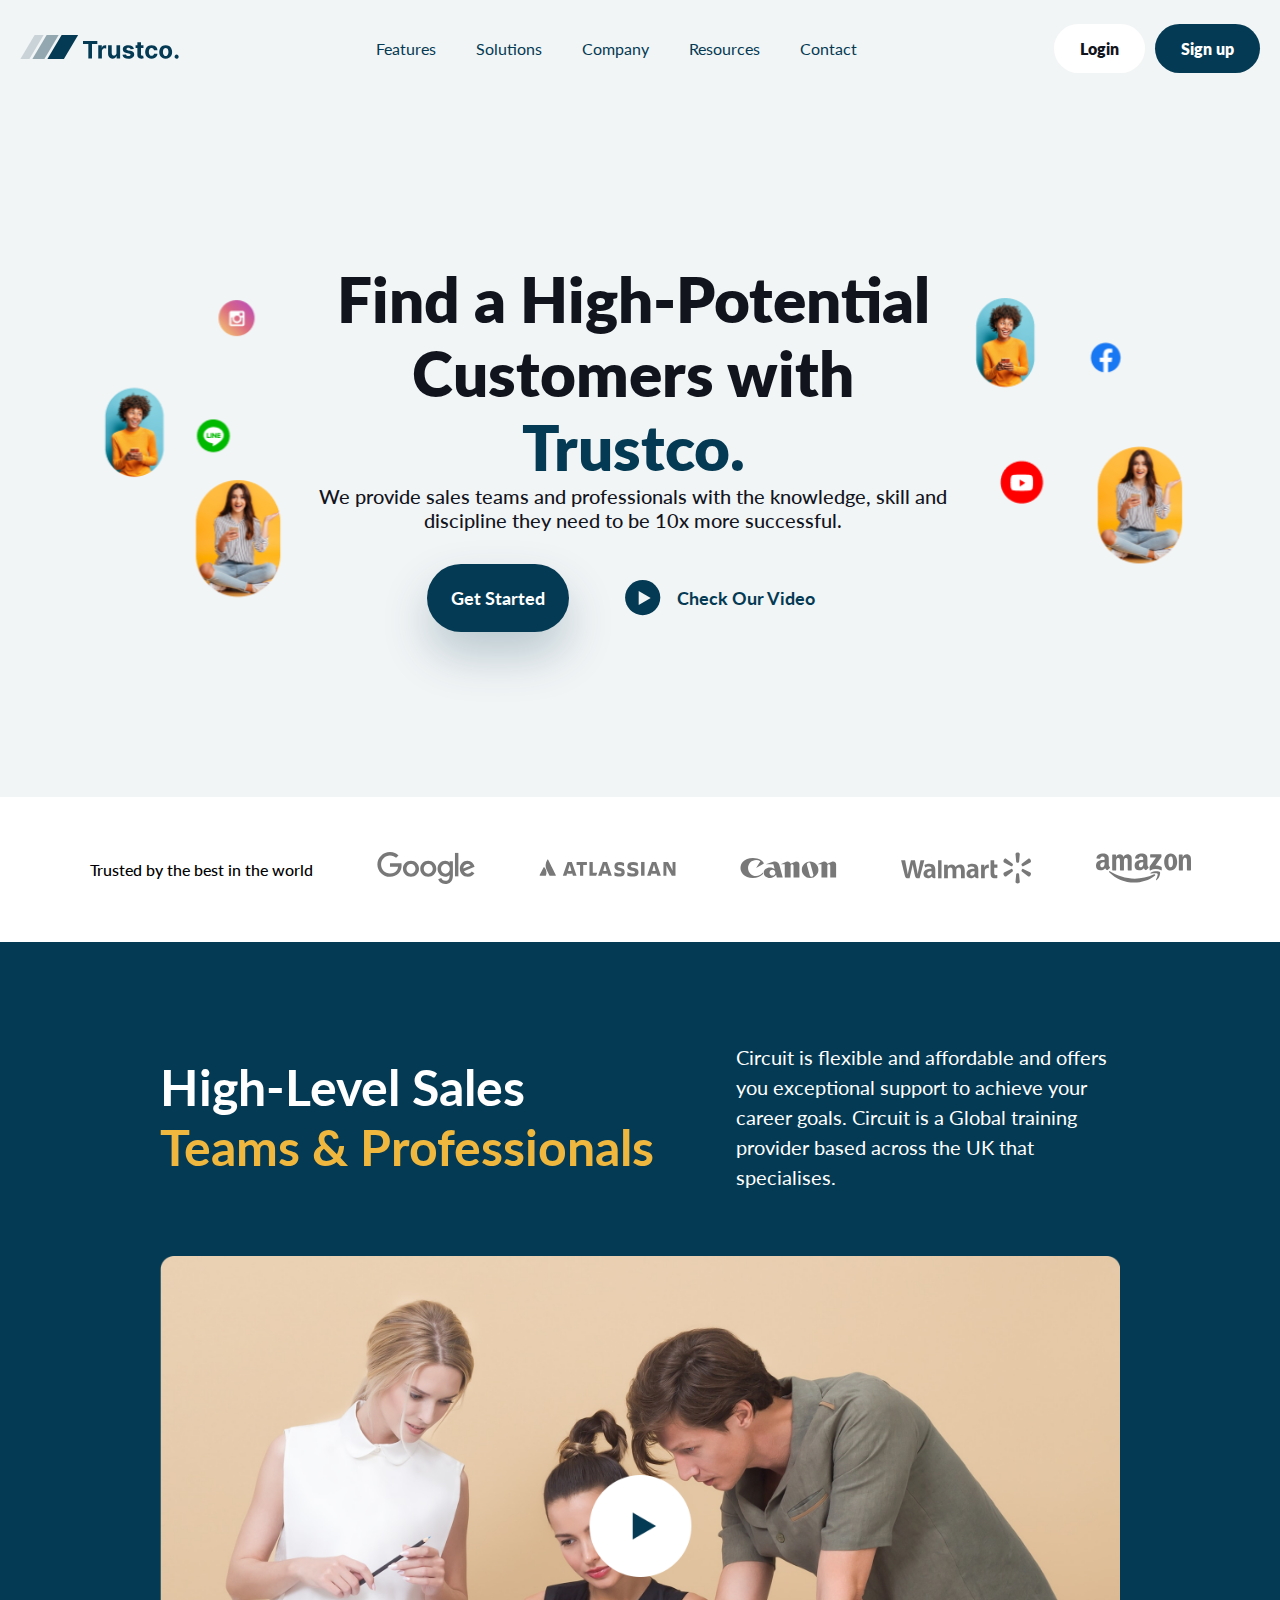
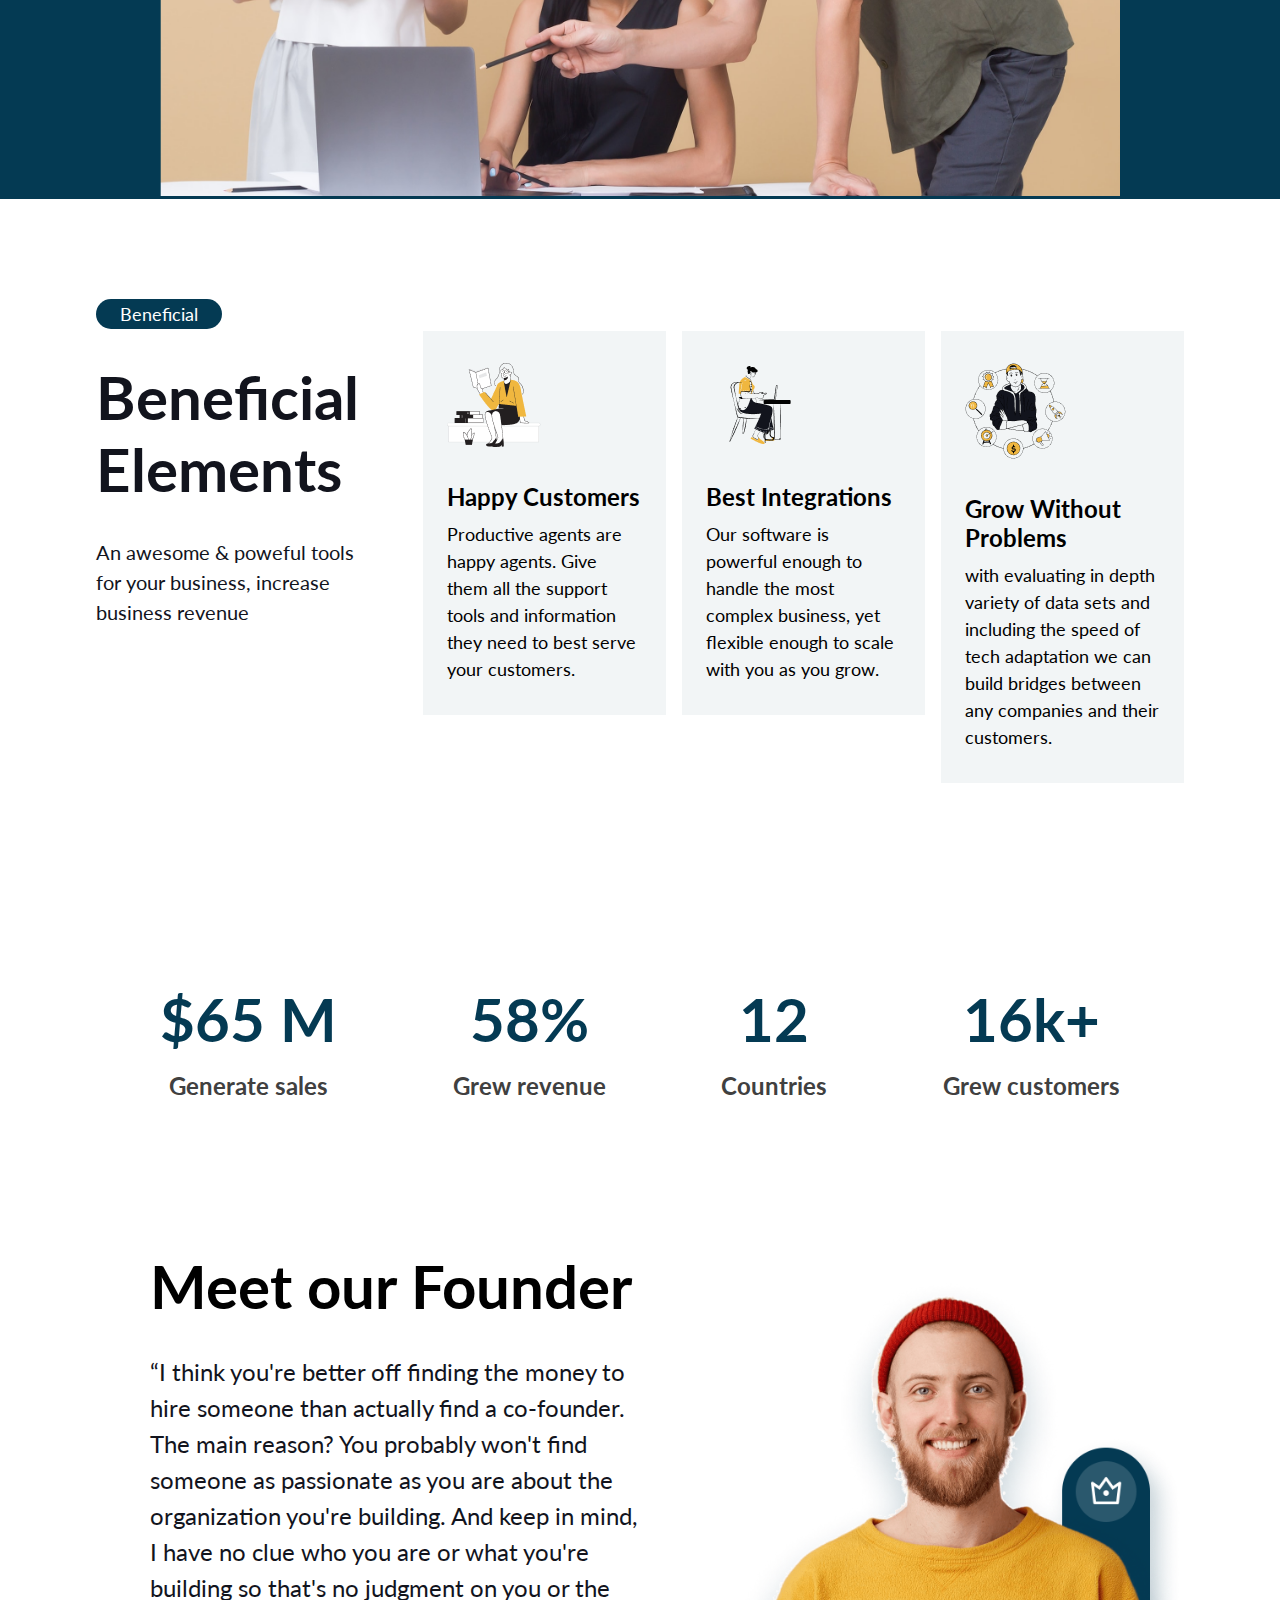
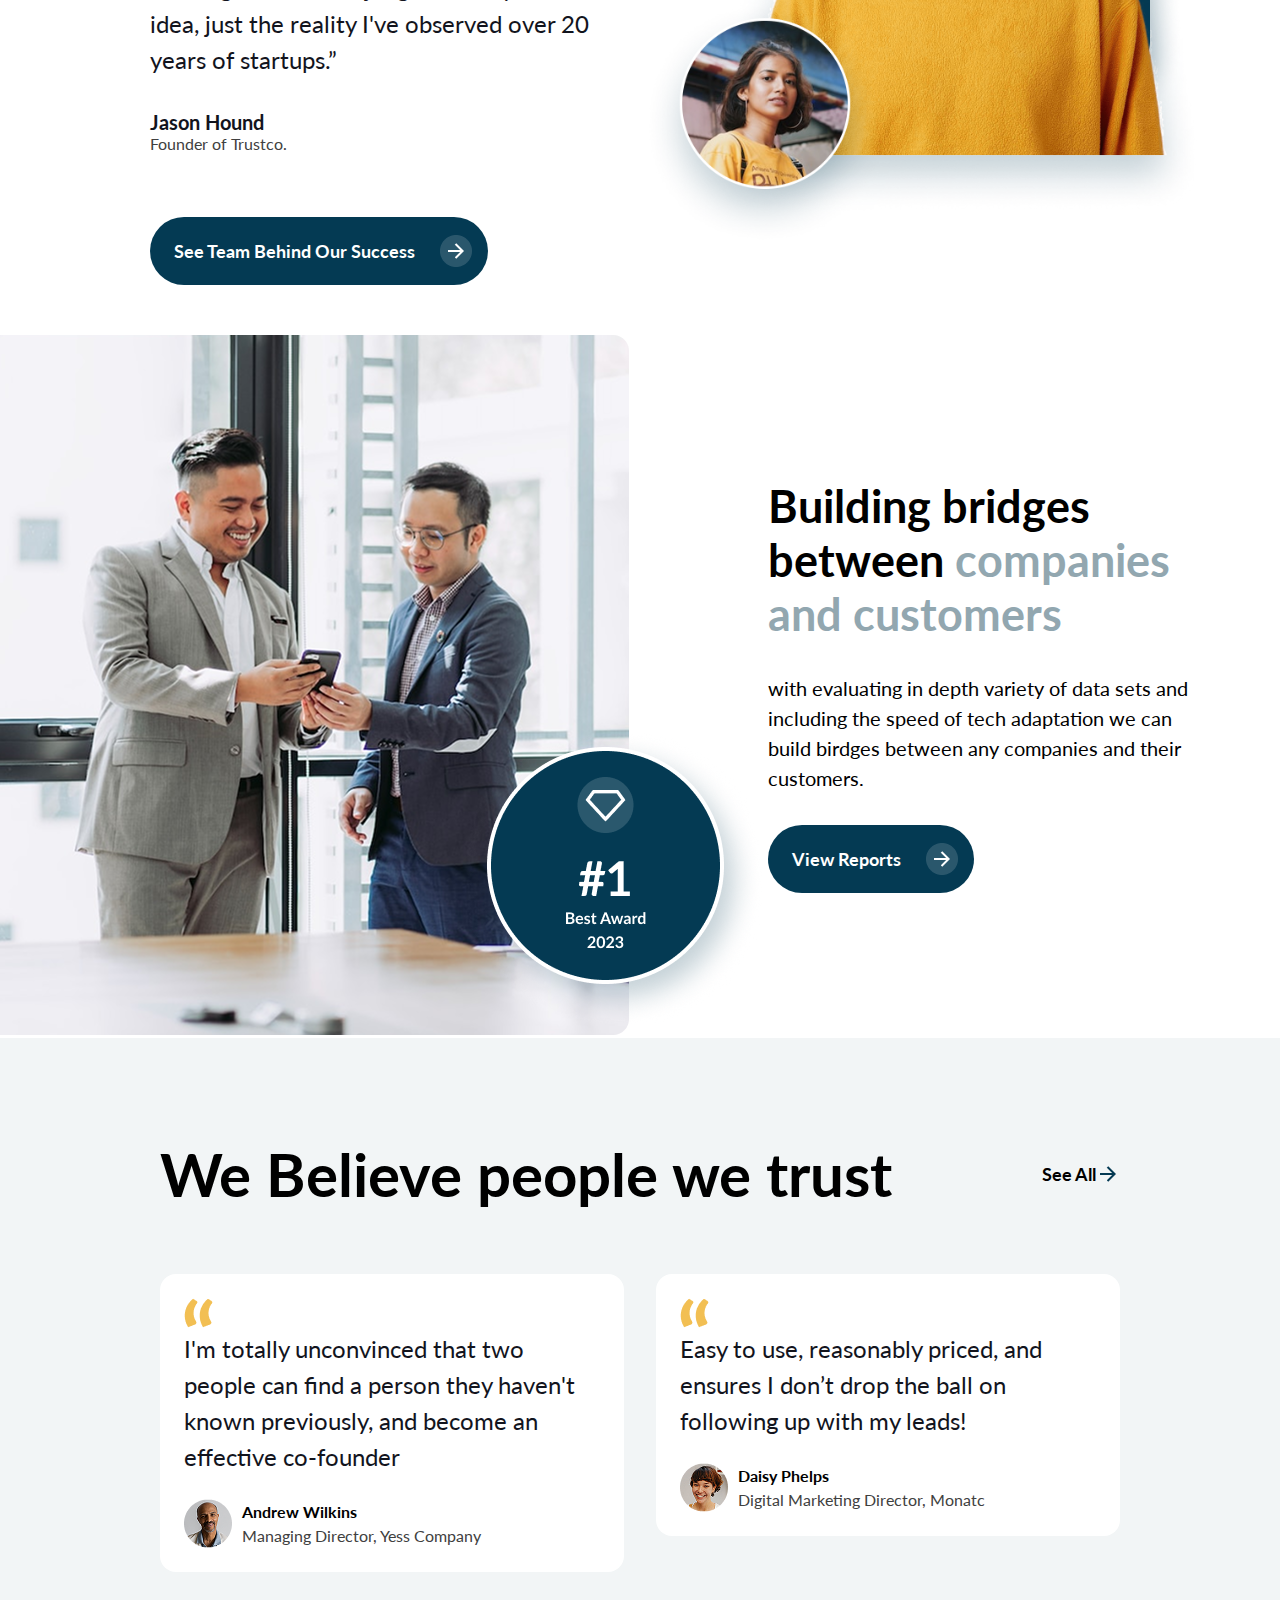
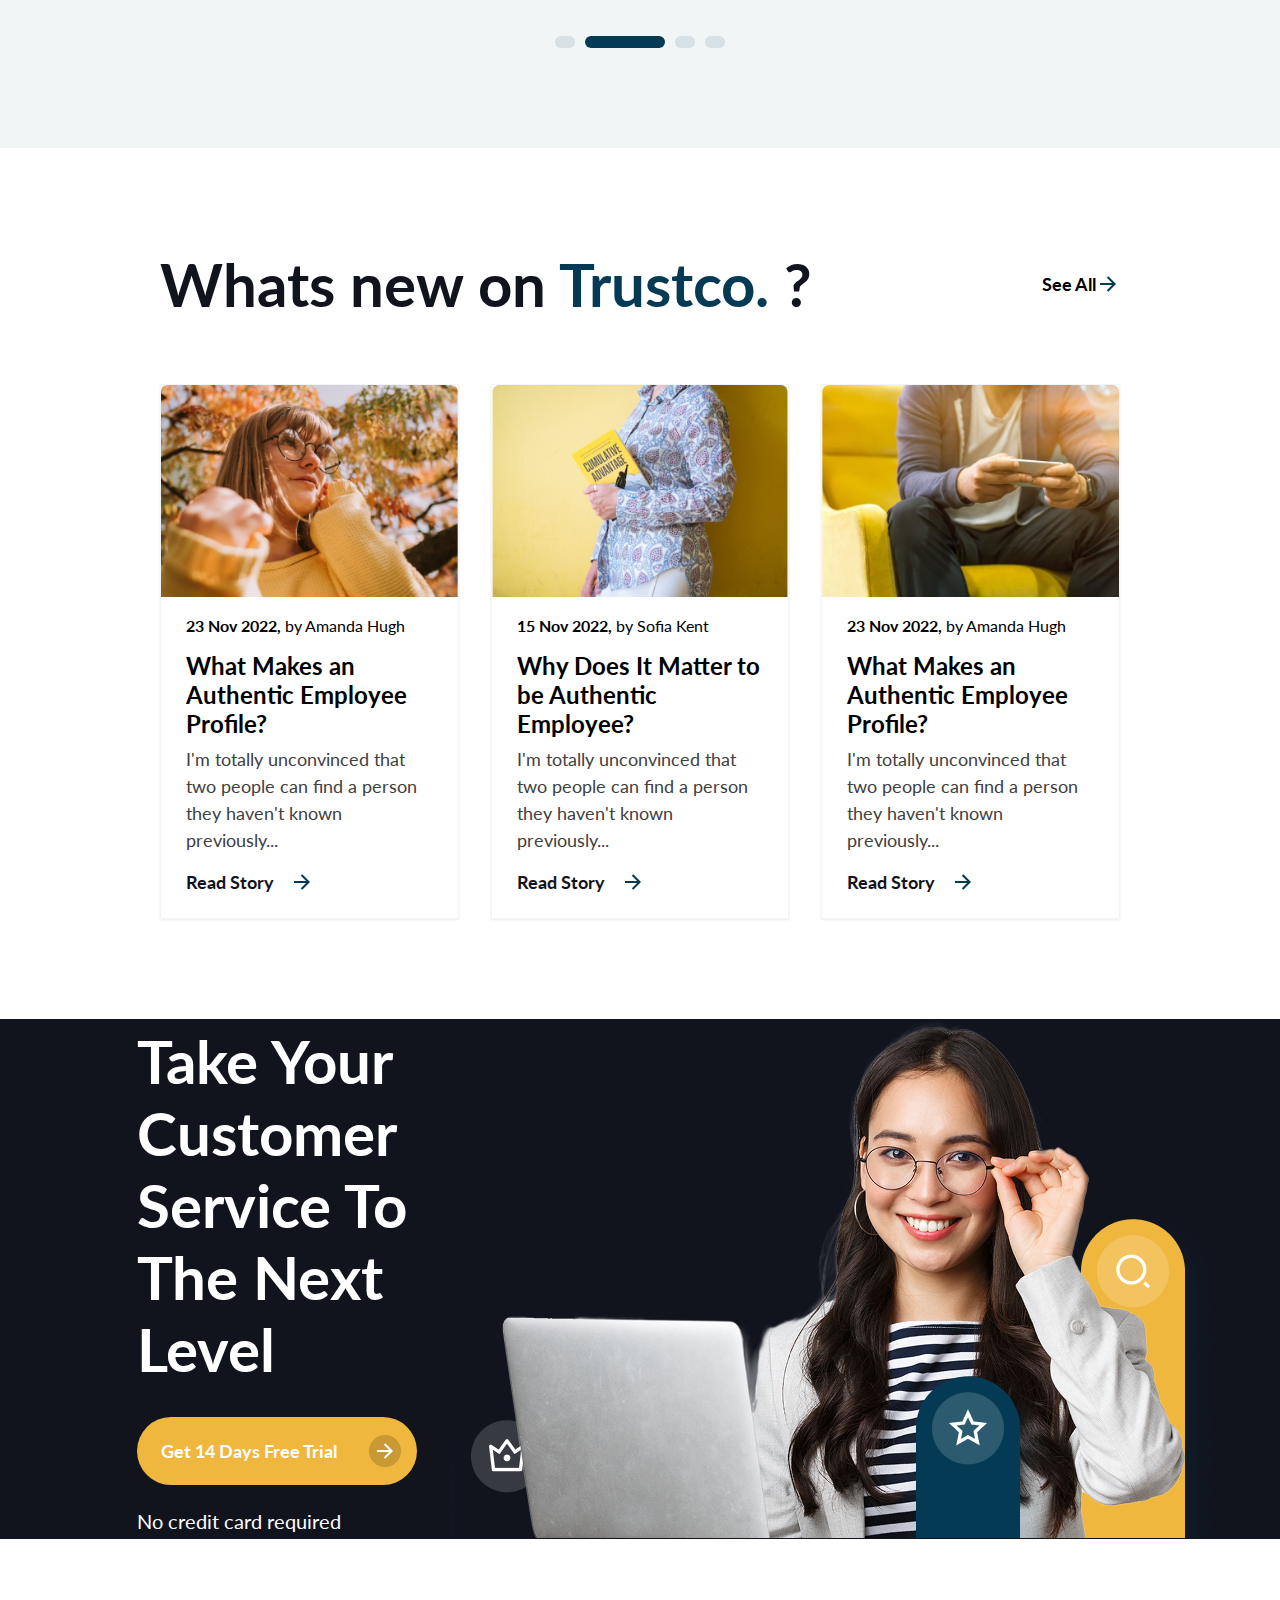
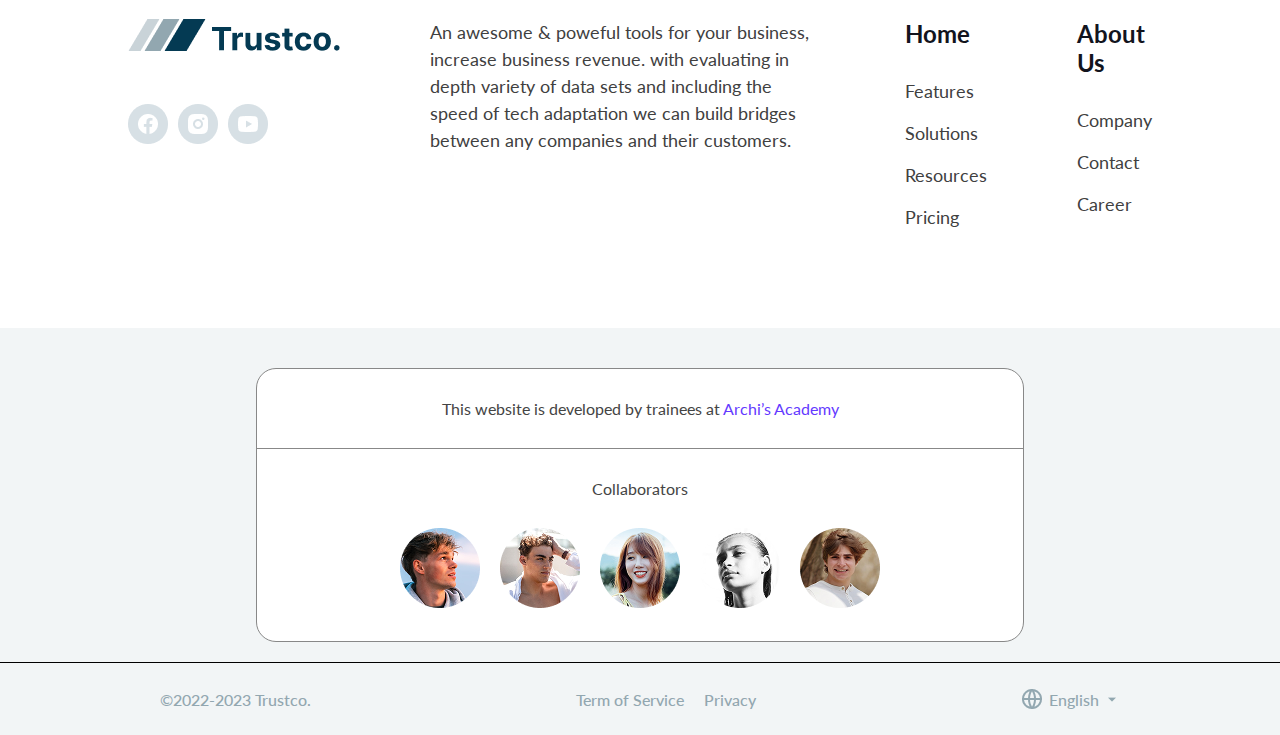
<file: index.html>
<!DOCTYPE html>
<html lang="en">

<head>
    <meta charset="UTF-8">
    <meta name="viewport" content="width=device-width, initial-scale=1.0">
    <title>Trustco Solo</title>
    <link href="css/style.css" rel="stylesheet" type="text/css" />
    <link
        href="https://fonts.googleapis.com/css2?family=Lato:ital,wght@0,100;0,300;0,400;0,700;0,900;1,100;1,300;1,400;1,700;1,900&display=swap"
        rel="stylesheet">
</head>

<body>
    <main>
        <header class="main-header">
            <div class="wrapper">
                <div class="logo">
                    <img src="images/logo.svg" alt="Logo" />
                </div>
                <div class="menu">
                    <ul>
                        <li><a href="#">Features</a></li>
                        <li><a href="#">Solutions</a></li>
                        <li><a href="#">Company</a></li>
                        <li><a href="#">Resources</a></li>
                        <li><a href="contact.html">Contact</a></li>
                    </ul>
                </div>
                <div class="action-btn">
                    <button class="btn btn-login">Login</button>
                    <button class="btn btn-signup">Sign up</button>
                </div>
                <div class="hamburger_icon">
                    <img src="images/hamburger.svg" alt="hamburger" />
                </div>
            </div>
        </header>
        <section class="hero-section">
            <div class="content">
                <div class="image_box">
                    <img src="images/hero-left.svg" alt="" />
                </div>
                <div class="content-banner">
                    <h1 class="title">Find a High-Potential
                        Customers with <span>Trustco.</span></h1>
                    <p>We provide sales teams and professionals with the knowledge, skill and <span>discipline they need
                            to be 10x more successful.</span></p>
                    <div class="button-action">
                        <button class="btn-started">Get Started</button>
                        <button class="btn-video"><img src="images/play.svg" alt="play">Check Our Video</button>
                    </div>
                    <div class="mobile-image">
                        <img src="images/group.svg" alt="" />
                    </div>
                </div>
                <div class="image_box right">
                    <img src="images/hero-right.svg" alt="" />
                </div>
            </div>
        </section>
        <section class="partners-section">
            <div class="partner-logos">
                <h2>Trusted by the best in the world</h2>
                <ul>
                    <li>
                        <img src="images/Google.svg" />
                    </li>
                    <li>
                        <img src="images/Atlassian.svg" />
                    </li>
                    <li>
                        <img src="images/Canon.svg" />
                    </li>
                    <li>
                        <img src="images/Walmart.svg" />
                    </li>
                    <li>
                        <img src="images/Amazon.svg" />
                    </li>
                </ul>
            </div>
        </section>
        <section class="video-section">
            <div class="video_info">
                <div class="video-container">
                    <h2>High-Level Sales <span>Teams & Professionals</span> </h2>
                    <p>Circuit is flexible and affordable and offers you exceptional support to achieve your career
                        goals. Circuit is a Global training provider based across the UK that specialises.</p>
                </div>
                <div class="video-bg">
                    <img src="images/video-bg.png" alt="video" />
                </div>
            </div>
        </section>
        <section class="beneficial-elements">
            <div class="benefits">
                <div class="elements">
                    <span>Beneficial</span>
                    <h2>Beneficial Elements</h2>
                    <p>An awesome & poweful tools for your business, increase business revenue</p>
                </div>
                <div class="features">
                    <ul>
                        <li>
                            <div class="feature-box">
                                <img src="images/illus1.png" alt="" />
                                <h3>Happy Customers</h3>
                                <p>Productive agents are happy agents. Give them all the support tools and information
                                    they need to best serve your customers.</p>
                            </div>
                        </li>
                        <li>
                            <div class="feature-box">
                                <img src="images/illus2.png" alt="" />
                                <h3>Best Integrations</h3>
                                <p>Our software is powerful enough to handle the most complex business, yet flexible
                                    enough to scale with you as you grow.</p>
                            </div>
                        </li>
                        <li>
                            <div class="feature-box">
                                <img src="images/multi-tasking.png" alt="" />
                                <h3>Grow Without Problems</h3>
                                <p>with evaluating in depth variety of data sets and including the speed of tech
                                    adaptation we can build bridges between any companies and their customers.</p>
                            </div>
                        </li>
                    </ul>
                </div>
            </div>
        </section>
        <section class="main-sections">
            <section class="building-bridges">
                <div class="bridges-image">
                    <img src="images/leftImage.png" alt="" />
                </div>
                <div class="bridges-content">
                    <h2>Building bridges between <span>companies and customers</span></h2>
                    <p>with evaluating in depth variety of data sets and including the speed of tech adaptation we can
                        build birdges between any companies and their customers.</p>
                    <button class="reports">View Reports <img src="/images/rightArrow.png" /></button>
                </div>
            </section>
            <section class="number-section">
                <div class="numbers">
                    <div class="step">$65 M <span>Generate sales</span></div>
                    <div class="step">58% <span>Grew revenue</span></div>
                    <div class="step">12 <span>Countries</span></div>
                    <div class="step">16k+<span>Grew customers</span></div>
                </div>
            </section>
            <section class="meet-founder">
                <div class="founder-section">
                    <div class="meet">
                        <h2>Meet our Founder</h2>
                        <p>“I think you're better off finding the money to hire someone than actually find a co-founder.
                            The main reason? You probably won't find someone as passionate as you are about the
                            organization you're building. And keep in mind, I have no clue who you are or what you're
                            building so that's no judgment on you or the idea, just the reality I've observed over 20
                            years of startups.”</p>
                        <div class="founder-info">
                            <h3>Jason Hound <span>Founder of Trustco.</span></h3>
                        </div>
                        <div class="success-btn">
                            <button class="success">See Team Behind Our Success<img
                                    src="/images/rightArrow.png" /></button>
                        </div>
                    </div>
                    <div class="profile-image">
                        <img src="images/profile.png" alt="" />
                    </div>
                </div>
            </section>
        </section>
        <section class="testimonials">
            <div class="testimonials-section">
                <div class="testimonials-header">
                    <h2>We Believe people we trust</h2>
                    <div class="dots mobile">
                        <ul>
                            <li></li>
                            <li class="active"></li>
                            <li></li>
                            <li></li>
                        </ul>
                    </div>
                    <span>See All <img src="images/arrow-right-line.png" alt="" /></span>
                </div>
                <div class="testimonials-cards">
                    <ul>
                        <li>
                            <div class="card">
                                <img src="images/quote.png" alt="" />
                                <p>I'm totally unconvinced that two people can find a person they haven't known
                                    previously, and become an effective co-founder</p>
                                <div class="user-info">
                                    <img src="images/photo-user.png" />
                                    <h2>Andrew Wilkins <span>Managing Director, Yess Company</span></h2>
                                </div>
                            </div>
                        </li>
                        <li>
                            <div class="card">
                                <img src="images/quote.png" alt="" />
                                <p>Easy to use, reasonably priced, and ensures I don’t drop the ball on following up
                                    with my leads!</p>
                                <div class="user-info">
                                    <img src="images/photo-user2.png" />
                                    <h2>Daisy Phelps <span>Digital Marketing Director, Monatc</span></h2>
                                </div>
                            </div>
                        </li>
                    </ul>
                </div>
                <div class="dots">
                    <ul>
                        <li></li>
                        <li class="active"></li>
                        <li></li>
                        <li></li>
                    </ul>
                </div>
                <div class="mobile_see_all">
                    <span>See All <img src="images/arrow-right-line.png" alt="" /></span>
                </div>
            </div>
        </section>
        <section class="blog">
            <div class="blog_wrapper">
                <div class="blog_header">
                    <h2>Whats new on <span>Trustco.</span> ?</h2>
                    <span>See All <img src="images/arrow-right-line.png" alt="" /></span>
                </div>
                <div class="blog_content">
                    <ul>
                        <li>
                            <div class="blog_card">
                                <img src="images/blog1.jpg" alt="" />
                                <div class="main-content-section">
                                    <div class="date-section">
                                        <h3>23 Nov 2022, <span> by Amanda Hugh</span></h3>
                                    </div>
                                    <div class="content">
                                        <h2>What Makes an Authentic Employee Profile?</h2>
                                        <p>I'm totally unconvinced that two people can find a person they haven't known
                                            previously...</p>
                                    </div>
                                    <div class="story">
                                        Read Story <img src="images/arrow-right-line.png" alt="" class="arrow_img" />
                                    </div>
                                </div>
                            </div>
                        </li>
                        <li>
                            <div class="blog_card">
                                <img src="images/blog2.png" alt="" />
                                <div class="main-content-section">
                                    <div class="date-section">
                                        <h3>15 Nov 2022, <span> by Sofia Kent</span></h3>
                                    </div>
                                    <div class="content">
                                        <h2>Why Does It Matter to be Authentic Employee?</h2>
                                        <p>I'm totally unconvinced that two people can find a person they haven't known
                                            previously...</p>
                                    </div>
                                    <div class="story">
                                        Read Story <img src="images/arrow-right-line.png" alt="" class="arrow_img" />
                                    </div>
                                </div>
                            </div>
                        </li>
                        <li>
                            <div class="blog_card">
                                <img src="images/blog3.png" alt="" />
                                <div class="main-content-section">
                                    <div class="date-section">
                                        <h3>23 Nov 2022, <span> by Amanda Hugh</span></h3>
                                    </div>
                                    <div class="content">
                                        <h2>What Makes an Authentic Employee Profile?</h2>
                                        <p>I'm totally unconvinced that two people can find a person they haven't known
                                            previously...</p>
                                    </div>
                                    <div class="story">
                                        Read Story <img src="images/arrow-right-line.png" alt="" class="arrow_img" />
                                    </div>
                                </div>
                            </div>
                        </li>
                    </ul>
                </div>
                <div class="see-all">
                    <span>See All <img src="images/arrow-right-line.png" alt="" /></span>
                </div>
            </div>
        </section>
        <section class="cta-banner">
            <div class="banner">
            <div class="banner-content">
                <h2>Take your customer <span>service to the next level</span></h2>
                <button class="trial">Get 14 Days Free Trial <img src="images/right-arrow.png" alt=""/></button>
                <p>No credit card required</p>
            </div>
            <div class="banner-image">
                <img src="images/girl.png" alt=""/>
            </div>
        </div>
        </section>
        <footer class="main-footer">
            <div class="footer-section">
                <div class="left_column">
                    <img src="images/logo-footer.png" alt="logo"/>
                    <div class="social-icons">
                        <ul>
                            <li><a href="#"><img src="images/facebook.png" alt=""/></a></li>
                            <li><a href="#"><img src="images/instagram.png" alt=""/></a></li>
                            <li><a href="#"><img src="images/youtube.png" alt=""/></a></li>
                        </ul>
                    </div>
                </div>
                <div class="content_column">
                    <p>An awesome & poweful tools for your business, increase business revenue. with evaluating in depth variety of data sets and including the speed of tech adaptation we can build bridges between any companies and their customers.</p>
                </div>
                <div class="links">
                <div class="home_links">
                    <h2>Home</h2>
                    <ul>
                        <li><a href="#">Features</a></li>
                        <li><a href="#">Solutions</a></li>
                        <li><a href="#">Resources</a></li>
                        <li><a href="#">Pricing</a></li>
                    </ul>
                </div>
                <div class="home_links">
                    <h2>About Us</h2>
                    <ul>
                        <li><a href="#">Company</a></li>
                        <li><a href="#">Contact</a></li>
                        <li><a href="#">Career</a></li>
                    </ul>
                </div>
            </div>
            </div>
        </footer>
        <section class="collaborators">
            <div class="content-collaborators">
                <h2>This website is developed by trainees at <span>Archi’s Academy</span></h2>
                <div class="images">
                    <h2>Collaborators</h2>
                    <ul>
                        <li><img src="images/rounded1.png" alt=""/></li>
                        <li><img src="images/rounded2.png" alt=""/></li>
                        <li><img src="images/rounded3.png" alt=""/></li>
                        <li><img src="images/rounded4.png" alt=""/></li>
                        <li><img src="images/rounded5.png" alt=""/></li>
                    </ul>
                </div>
            </div>
        </section>
        <section class="tems-privacy">
            <div class="mid-container">
            <div class="content-privacy">
                ©2022-2023 Trustco.
            </div>
            <div class="imp-links">
                <ul>
                    <li><a href="#">Term of Service</a></li><li><a href="#">Privacy</a></li>
                </ul>
            </div>
            <div class="language">
                <img src="images/globe.png" alt=""/>
                English
                <img src="images/arrow-down-s-fill.png" alt=""/>
            </div>
        </div>
        </section>
    </main>
</body>

</html>
</file>
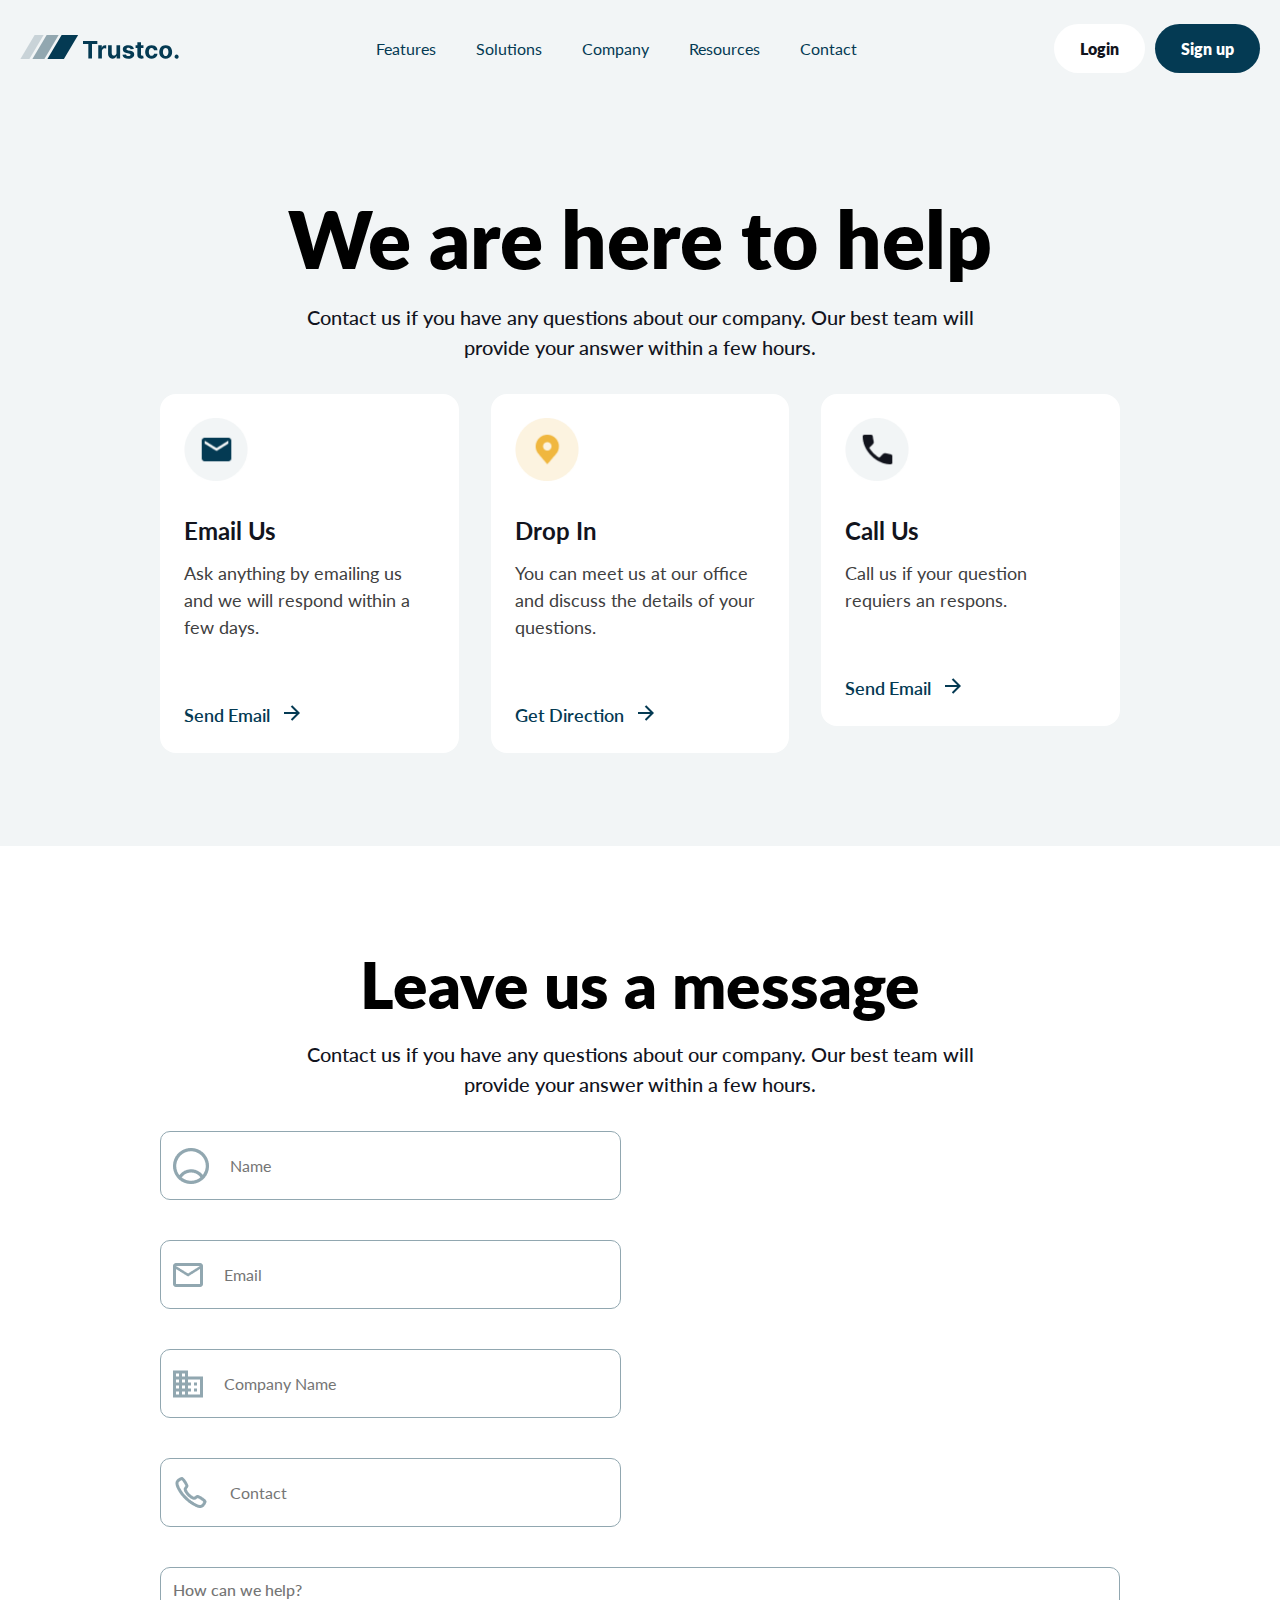
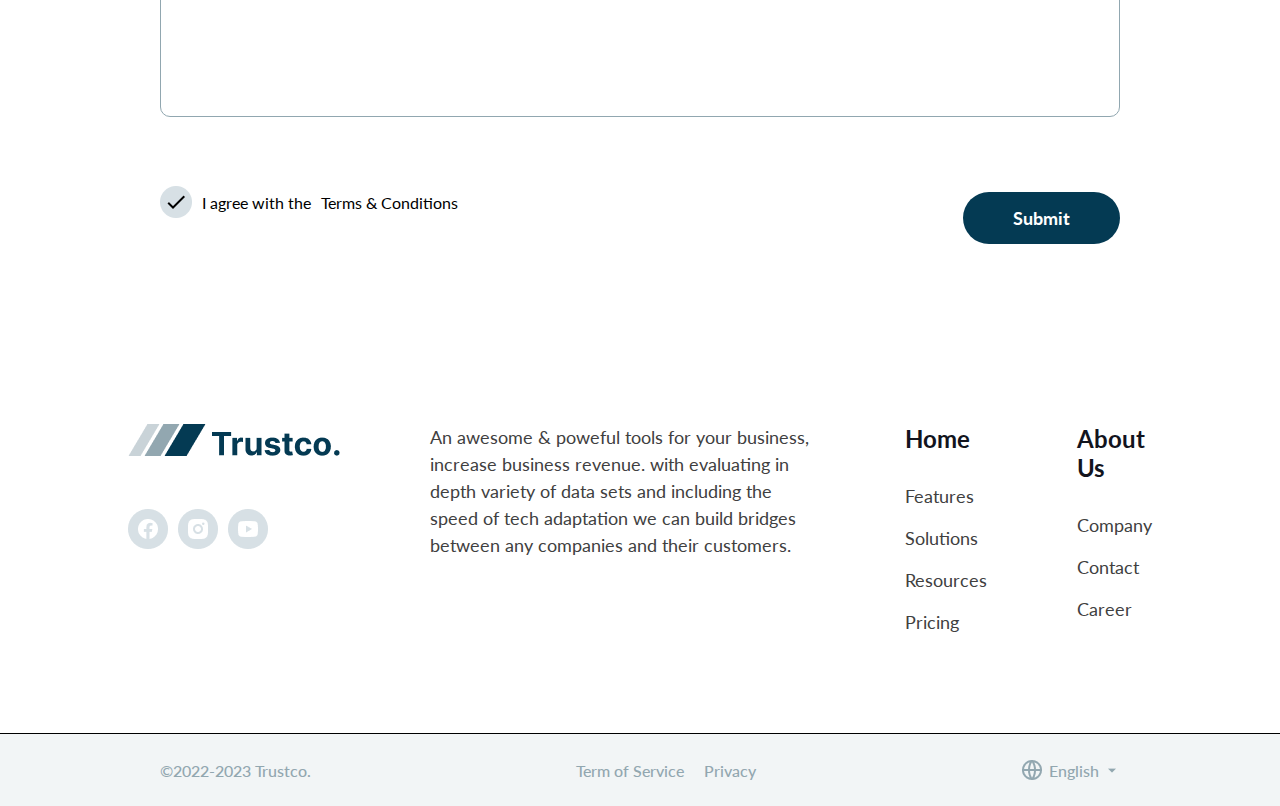
<file: contact.html>
<!DOCTYPE html>
<html lang="en">

<head>
    <meta charset="UTF-8">
    <meta name="viewport" content="width=device-width, initial-scale=1.0">
    <title>Trustco Solo</title>
    <link href="css/style.css" rel="stylesheet" type="text/css" />
    <link
        href="https://fonts.googleapis.com/css2?family=Lato:ital,wght@0,100;0,300;0,400;0,700;0,900;1,100;1,300;1,400;1,700;1,900&display=swap"
        rel="stylesheet">
</head>

<body>
    <main>
        <header class="main-header">
            <div class="wrapper">
                <div class="logo">
                    <img src="images/logo.svg" alt="Logo" />
                </div>
                <div class="menu">
                    <ul>
                        <li><a href="#">Features</a></li>
                        <li><a href="#">Solutions</a></li>
                        <li><a href="#">Company</a></li>
                        <li><a href="#">Resources</a></li>
                        <li><a href="#">Contact</a></li>
                    </ul>
                </div>
                <div class="action-btn">
                    <button class="btn btn-login">Login</button>
                    <button class="btn btn-signup">Sign up</button>
                </div>
                <div class="hamburger_icon">
                    <img src="images/hamburger.svg" alt="hamburger" />
                </div>
            </div>
        </header>
        <section class="help-section">
            <div class="help">
                <h2 class="help-text">We are here to help</h2>
                <p class="contact-text">Contact us if you have any questions about our company. Our best team will<span>
                    provide your answer within a few hours.</span></p>
                    <div class="features">
                        <ul>
                            <li>
                                <div class="card-box">
                                    <img src="images/emailIcon.png" alt=""/>
                                    <h2>Email Us</h2>
                                    <p>Ask anything by emailing us and we will
                                        respond within a few days.</p>
                                        <div class="email-link">
                                            Send Email <span><img src="images/arrow-right-line.png" class="email-arrow"/></span>
                                        </div>
                                </div>
                            </li>
                            <li>
                                <div class="card-box">
                                    <img src="images/locationIcon.png" alt=""/>
                                    <h2>Drop In</h2>
                                    <p>You can meet us at our office and
                                        discuss the details of your questions.</p>
                                        <div class="email-link">
                                            Get Direction <span><img src="images/arrow-right-line.png" class="email-arrow"/></span>
                                        </div>
                                </div>
                            </li>
                            <li>
                                <div class="card-box">
                                    <img src="images/callIcon.png" alt=""/>
                                    <h2>Call Us</h2>
                                    <p>Call us if your question requiers an
                                        respons.</p>
                                        <div class="email-link">
                                            Send Email <span><img src="images/arrow-right-line.png" class="email-arrow"/></span>
                                        </div>
                                </div>
                            </li>
                        </ul>
                    </div>
            </div>
        </section>
        <section class="contact-section">
            <div class="contact-form">
                <h2>Leave us a message</h2>
                <p>Contact us if you have any questions about our company. Our best team will<span>
                    provide your answer within a few hours.</span></p>
                    <form>
                        <div class="field">
                            <img src="images/user.png"/>
                            <input type="text" placeholder="Name"/>
                        </div>
                        <div class="field">
                            <img src="images/email.png"/>
                            <input type="email" placeholder="Email"/>
                        </div>
                        <div class="field">
                            <img src="images/companyName.png"/>
                            <input type="text" placeholder="Company Name"/>
                        </div>
                        <div class="field">
                            <img src="images/contact.png"/>
                            <input type="text" placeholder="Contact"/>
                        </div>
                        <div class="message">
                            <textarea placeholder="How can we help?"></textarea>
                        </div>
                        <div class="agree">
                            <div class="agree-text">
                               <img src="images/login.png"/> I agree with the <span>Terms & Conditions</span>
                            </div>
                            <div class="action-btn">
                                <button class="submit">Submit</button>
                            </div>
                        </div>
                    </form>
            </div>
        </section>
        <footer class="main-footer">
            <div class="footer-section">
                <div class="left_column">
                    <img src="images/logo-footer.png" alt="logo"/>
                    <div class="social-icons">
                        <ul>
                            <li><a href="#"><img src="images/facebook.png" alt=""/></a></li>
                            <li><a href="#"><img src="images/instagram.png" alt=""/></a></li>
                            <li><a href="#"><img src="images/youtube.png" alt=""/></a></li>
                        </ul>
                    </div>
                </div>
                <div class="content_column">
                    <p>An awesome & poweful tools for your business, increase business revenue. with evaluating in depth variety of data sets and including the speed of tech adaptation we can build bridges between any companies and their customers.</p>
                </div>
                <div class="links">
                <div class="home_links">
                    <h2>Home</h2>
                    <ul>
                        <li><a href="#">Features</a></li>
                        <li><a href="#">Solutions</a></li>
                        <li><a href="#">Resources</a></li>
                        <li><a href="#">Pricing</a></li>
                    </ul>
                </div>
                <div class="home_links">
                    <h2>About Us</h2>
                    <ul>
                        <li><a href="#">Company</a></li>
                        <li><a href="#">Contact</a></li>
                        <li><a href="#">Career</a></li>
                    </ul>
                </div>
            </div>
            </div>
        </footer>
        
        <section class="tems-privacy">
            <div class="mid-container">
            <div class="content-privacy">
                ©2022-2023 Trustco.
            </div>
            <div class="imp-links">
                <ul>
                    <li><a href="#">Term of Service</a></li><li><a href="#">Privacy</a></li>
                </ul>
            </div>
            <div class="language">
                <img src="images/globe.png" alt=""/>
                English
                <img src="images/arrow-down-s-fill.png" alt=""/>
            </div>
        </div>
        </section>
    </main>
</body>

</html>
</file>
<file: css/style.css>
* {
    margin: 0;
    padding: 0;
    box-sizing: border-box;
    font-family: "Lato", sans-serif;
}

body {
    background: #F2F5F6;
}

.main-header {
    padding: 0 20px;
}

.wrapper {
    display: flex;
    justify-content: space-between;
    padding: 24px 0;
    align-items: center;
}

.wrapper .menu ul {
    list-style-type: none;
    display: flex;
    align-items: center;
    gap: 40px;
}

.wrapper .menu ul li a {
    text-decoration: none;
    color: #043A53;
}

.wrapper .action-btn {
    display: flex;
    align-items: center;
    gap: 10px;
}

.wrapper .action-btn button.btn {
    padding: 15px 26px;
    border: none;
    border-radius: 42px;
    font-size: 16px;
    font-weight: 800;
    cursor: pointer;
}

.wrapper .action-btn button.btn.btn-login {
    background: white;
    color: #12141D
}

.wrapper .action-btn button.btn.btn-signup {
    background: #043A53;
    color: white;
}

.wrapper .hamburger_icon {
    display: none;
}

.hero-section {
    width: 100%;
    height: 100%;
    display: flex;
    justify-content: center;
    align-items: center;
    height: 700px;
}

.hero-section .content {
    width: 85%;
    display: flex;
    align-items: center;
    justify-content: center;
}

.hero-section .content .image_box {
    order: 1;
}

.content-banner {
    order: 2;

    text-align: center;
    max-width: 709px;
    width: 100%;
}

.content-banner .mobile-image {
    display: none;
}

.content-banner .title {
    font-size: 64px;
    color: #12141D;
    font-weight: 800;
}

.content-banner p {
    font-size: 20px;
    font-weight: 500;
    color: #12141D;
}

.content-banner p span {
    display: block;
}

.content-banner .title span {
    color: #043A53;
}

.content-banner .button-action {
    display: flex;
    gap: 32px;
    justify-content: center;
    margin-top: 32px;
}

.content-banner .button-action .btn-started {
    background: #043A53;
    padding: 16px 24px;
    color: white;
    border: none;
    border-radius: 55px;
    font-size: 18px;
    font-weight: 700;
    cursor: pointer;
    box-shadow: 0px 23px 47px 0px #043A533D;

}

.content-banner .button-action .btn-video {
    padding: 16px 24px;
    background: transparent;
    border: none;
    font-size: 18px;
    font-weight: 700;
    color: #043A53;
    display: flex;
    gap: 16px;
    align-items: center;
    cursor: pointer;
}

.hero-section .content .image_box.right {
    order: 3;
}

.partners-section {
    background: #ffffff;
    padding: 55px 0;
    width: 100%;
    display: flex;
    justify-content: center;
}

.partners-section .partner-logos {
    width: 90%;
    display: flex;
    gap: 64px;
    justify-content: center;
    align-items: center;
}

.partner-logos h2 {
    font-size: 16px;
    font-weight: 500;
}

.partners-section .partner-logos ul {
    list-style-type: none;
    display: flex;
    align-items: center;
    gap: 64px;
}

.video-section {
    background: #043A53;
    padding-top: 100px;
    width: 100%;
    display: flex;
    justify-content: center;
}

.video_info {
    width: 75%;
}

.video_info .video-container {
    display: flex;
    justify-content: space-between;
    align-items: center;
    padding-bottom: 64px;
}

.video_info .video-container h2 {
    font-size: 60px;
    font-weight: 700;
    color: white;
    width: 60%;
}

.video_info .video-container h2 span {
    display: block;
    color: #F0B73F;
}

.video_info .video-container p {
    font-size: 20px;
    color: white;
    width: 40%;
    font-weight: 400;
    line-height: 1.5;
}

.video-bg {
    width: 100%;
    position: relative;
    cursor: pointer;
}

.video-bg img {
    width: 100%;

}

.beneficial-elements {
    width: 100%;
    display: flex;
    justify-content: center;
    padding: 100px 0;
    background: white;
}

.beneficial-elements .benefits {
    width: 75%;
    display: flex;
    gap: 64px;
}

.beneficial-elements .benefits .elements span {
    background: #043A53;
    padding: 4px 24px;
    border-radius: 100px;
    color: white;
    font-size: 18px;
    font-weight: 400;
    margin-bottom: 32px;
    display: inline-block;
}

.beneficial-elements .benefits .elements h2 {
    font-size: 60px;
    font-weight: 700;
    color: #12141D;
    margin-bottom: 32px;
}

.beneficial-elements .benefits .elements p {
    font-size: 20px;
    color: #12141D;
    font-weight: 400;
    line-height: 1.5;
}

.beneficial-elements .benefits .features ul {
    list-style-type: none;
    display: flex;
    gap: 16px;
}

.beneficial-elements .benefits .features ul li .feature-box {
    background: #F2F5F6;
    padding: 32px 24px;
}

.beneficial-elements .benefits .features ul li .feature-box h3 {
    margin-top: 32px;
    font-size: 24px;
    font-weight: 700;
    padding-bottom: 10px;
}

.beneficial-elements .benefits .features ul li .feature-box p {
    font-size: 18px;
    font-weight: 400;
    line-height: 1.5;
}

.main-sections {
    display: flex;
    flex-direction: column;
}

.building-bridges {
    background: white;
    display: flex;
    justify-content: space-between;
    width: 100%;
    height: 100%;
    align-items: center;
    order: 3;
}

.bridges-content {
    width: 40%;
    padding-right: 70px;

}

.bridges-content h2 {
    font-size: 60px;
    font-weight: 700;
    padding-bottom: 32px;
}

.bridges-content h2 span {
    color: #92A7B0;

}

.bridges-content p {
    font-size: 20px;
    font-weight: 400;
    line-height: 1.5;
}

.reports {
    background: #043A53;
    padding: 18px 16px 18px 24px;
    border-radius: 55px;
    display: flex;
    align-items: center;
    border: none;
    color: #fff;
    font-size: 18px;
    font-weight: 700;
    gap: 25px;
    margin-top: 32px;
    cursor: pointer;
}

.number-section {
    width: 100%;
    display: flex;
    justify-content: center;
    padding: 100px 0;
    background: #fff;
    order: 1;
}

.number-section .numbers {
    width: 75%;
    display: flex;
    justify-content: space-between;
}

.number-section .numbers .step {
    font-size: 60px;
    color: #043A53;
    font-weight: 700;
    text-align: center;
}

.number-section .numbers .step span {
    display: block;
    font-size: 24px;
    color: #404040;
    padding-top: 16px;
}

.meet-founder {
    width: 100%;
    display: flex;
    justify-content: center;
    background: #fff;
    order: 2;
    padding: 100px 0;
}

.founder-section {
    width: 100%;
    display: flex;
    justify-content: space-between;
    align-items: flex-start;
}

.founder-section .meet {
    flex: 1;
    padding-left: 150px;

}

.founder-section .meet h2 {
    font-size: 60px;
    font-weight: 700;
    margin-bottom: 32px;
}

.founder-section .meet p {
    font-size: 24px;
    color: #12141D;
    line-height: 1.5;
    margin-bottom: 32px;
}

.founder-info h3 {
    font-size: 20px;
    font-weight: 700;
    color: #12141D;
}

.founder-info h3 span {
    display: block;
    color: #404040;
    font-size: 16px;
    font-weight: 400;
}

.success-btn {
    margin-top: 64px;
}

.success {
    background: #043A53;
    padding: 18px 16px 18px 24px;
    border-radius: 55px;
    display: flex;
    align-items: center;
    border: none;
    color: #fff;
    font-size: 18px;
    font-weight: 700;
    gap: 25px;
    margin-top: 32px;
    cursor: pointer;
}

.founder-section .profile-image {
    width: 50%;
}

.profile-image img {
    width: 100%;
}

.testimonials {
    background: #F2F5F6;
    padding: 100px 0;
    width: 100%;
    display: flex;
    justify-content: center;
}

.testimonials-section {
    width: 75%;
}

.testimonials-section .testimonials-header {
    display: flex;
    justify-content: space-between;
    align-items: center;
    margin-bottom: 64px;
}

.testimonials-section .testimonials-header h2 {
    font-size: 60px;
    font-weight: 700;
}

.testimonials-section .testimonials-header span {
    font-size: 18px;
    font-weight: 700;
    display: flex;
    align-items: center;
}

.testimonials-cards ul {
    list-style-type: none;
    display: flex;
    gap: 32px;
}

.testimonials-cards ul li {
    width: 50%;
}

.testimonials-cards ul li .card {
    background: #fff;
    padding: 24px;
    border-radius: 16px;
    width: 100%;

}

.testimonials-cards ul li .card p {
    font-size: 24px;
    color: #12141D;
    line-height: 1.5;
}

.testimonials-cards ul li .card .user-info {
    display: flex;
    gap: 10px;
    align-items: center;
    margin-top: 24px;
}

.testimonials-cards ul li .card .user-info h2 {
    font-size: 16px;
    color: #000000;
    font-weight: 700;
}

.testimonials-cards ul li .card .user-info h2 span {
    display: block;
    font-size: 16px;
    font-weight: 400;
    color: #404040;
    padding-top: 5px;
}

.dots {
    display: flex;
    justify-content: center;
    margin-top: 64px;
}

.dots ul {
    list-style-type: none;
    display: flex;
    align-items: center;
    gap: 10px;
}

.dots ul li {
    position: relative;
    width: 20px;
    height: 12px;
    border-radius: 10px;
    background-color: #D7E0E5;
}

.dots ul li.active {
    background: #043A53;
    width: 80px;
}

.dots.mobile {
    display: none;
}

.mobile_see_all {
    display: none;
}
.blog{
    background: white;
    padding:100px 0;
    display: flex;
    justify-content: center;
}
.blog_wrapper{
    width:75%;
}
.blog_header{
    display: flex;
    justify-content: space-between;
    align-items: center;
    margin-bottom: 64px;

}
.blog_header h2{
    font-size: 60px;
    color:#12141D;
    font-weight: 700;
}
.blog_header h2 span{
    color:#043A53;
    display: inline;
    font-size: 60px;
}
.blog_header span{
    font-size: 18px;
    font-weight: 700;
    display: flex;
    align-items: center;
}
.blog_content ul{
    display: flex;
    align-items: center;
    justify-content: space-between;
    list-style-type: none;
    gap:32px;
}
.blog_content ul li .blog_card{
    background: white;
    border:1px solid #F2F5F6;
    box-shadow: 0px 1px 2px 0px #00000014;
    width: 100%;

}
.blog_content ul li .blog_card:hover{
    box-shadow: 0px 50px 80px 0px #043A5312;

}
.blog_content ul li .blog_card img{
    width: 100%;
}
.main-content-section{
    padding:16px 25px 24px;
}
.date-section h3{
    font-size: 16px;
    font-weight: 700;
    padding-bottom: 16px;
}
.date-section h3 span{
    font-weight: 400;
}
.main-content-section .content h2{ 
    font-size: 24px;
    color:#000000;
    padding-bottom: 8px;
}
.main-content-section .content p{
    font-size: 18px;
    color:#404040;
    font-weight: 400;
    line-height: 1.5;
}
.story{
    margin-top: 16px;
    font-size: 18px;
    font-weight: 700;
    color:#12141D;
    display: flex;
    align-items: center;
    gap:16px;
    cursor: pointer;
}
.blog_content ul li .blog_card .story img.arrow_img{
    width: 24px;
    height: 24px;
}
.see-all{
    display: none;
}
.cta-banner{
    background:#12141D;
    padding-right: 20px;
    height: 520px;
    display: flex;
    align-items: center;
    justify-content: center;
    width: 100%;
}
.banner{
    display: flex;
    align-items: center;
    width:100%;
    justify-content: center;
    padding-left: 137px;
}
.banner-content{
    width:100%;
    height: 100%;
    display: flex;
    flex-direction: column;
    justify-content: center;
}
.banner-content h2{
    font-size: 60px;
    color:white;
    text-transform: capitalize;
}
.banner-content h2 span{
    display: block;
}
.trial{
    background: #F0B73F;
    padding: 18px 16px 18px 24px;
    border-radius: 55px;
    display: flex;
    align-items: center;
    border: none;
    color: #fff;
    font-size: 18px;
    font-weight: 700;
    gap: 25px;
    margin-top: 32px;
    cursor: pointer;
    width: 280px;
    display: flex;
    align-items: center;
    justify-content: space-between;
}
.banner-content p{
    font-size: 20px;
    color:#fff;
    margin-top: 24px;
}

.main-footer{
    background:white;
    padding:80px 0;
    display: flex;
    justify-content: center;
    width: 100%;
}
.main-footer .footer-section{
    width:80% ;
    display: flex;
    justify-content: space-between;
    gap:90px;
}
.footer-section .left_column{
    flex:1;
}
.footer-section .left_column ul{
    list-style-type: none;
    display: flex;
    align-items: center;
    gap:10px;
    margin-top: 50px;
}
.footer-section .content_column{
    width:40%;
}
.footer-section .content_column p{
    font-size: 18px;
    color:#404040;
    line-height: 1.5;
    font-weight: 400;
}
.footer-section .links{
    flex:1;
    display: flex;
    gap:90px;
}
.footer-section .links .home_links h2{
    font-size: 24px;
    font-weight: 700;
    color:#12141D;
    margin-bottom: 32px;
}
.footer-section .home_links ul{
    list-style-type: none;
}
.footer-section .home_links ul li a{
    text-decoration: none;
    font-size:18px;
    color:#404040;
    font-weight: 400;
    margin-bottom: 20px;
    display: block;
}
.collaborators{
    width: 100%;
    display: flex;
    justify-content: center;
}
.content-collaborators{
    width:60%;
    margin:40px auto 20px;
    border:1px solid #888888;
    border-radius: 20px;
    background: #fff;
}
.content-collaborators h2{
    font-size: 16px;
    font-weight: 400;
    color:#444444;
    padding:30px 0;
    text-align: center;
    border-bottom: 1px solid #888888;
}
.content-collaborators h2 span{
    color:#6439FF;
    cursor: pointer;
}
.content-collaborators .images{
    padding:30px 0;
}
.content-collaborators .images h2{
    font-size: 16px;
    color:#444444;
    font-weight: 400;
    text-align: center;
    border-bottom: none;
    padding:0;
}
.content-collaborators .images ul{
    list-style-type: none;
    display: flex;
    align-items: center;
    justify-content: center;
    gap:20px;
    margin-top: 30px;
}
.tems-privacy{
    width: 100%;
    border-top:1px solid #000;
    padding:24px 0;
    display: flex;
    justify-content: center;
}
.mid-container{
    width: 75%;
    display: flex;
    align-items: center;
    justify-content: space-between;
}
.content-privacy{
    font-size: 16px;
    font-weight: 500;
    color:#92A7B0;
}
.imp-links ul{
    list-style-type: none;
    display: flex;
    align-items: center;
    gap:20px;
}
.imp-links ul li a{
    text-decoration: none;
    cursor: pointer;
    color:#92A7B0;
    font-size: 16px;
    font-weight: 500;
}
.language{
    display: flex;
    align-items: center;
    gap:5px;
    color:#92A7B0;
    font-size: 16px;
    font-weight: 500;
}
.contact-section{
    background: white;
    width: 100%;
    padding:100px 0;
    display: flex;
    justify-content: center;
}
.contact-section .contact-form{
    width: 75%;
    display: flex;
    flex-direction: column;
    text-align: center;
}
.contact-section .contact-form h2{
    font-size: 64px;
    font-weight: 800;
}
.contact-section .contact-form p{
    font-size: 20px;
    font-weight: 500;
    line-height: 1.5;
    padding-top: 16px;
    color:#12141D;
}
.contact-section .contact-form p span{
    display: block;
}
.contact-section .contact-form form{
    width: 100%;
    display: flex;
    flex-wrap: wrap;
    gap:40px;
    margin-top: 32px;
}
.contact-section .contact-form form .field{
    width:48%;
    border:1px solid #91A7B0;
    padding:12px;
    display: flex;
    align-items: center;
    gap:9px;
    border-radius: 10px;


}
.contact-section .contact-form form .field input{
    border:none;
    font-size: 16px;
    font-weight: 400;
    color:#91A7B0;
    padding:12px;
    width:100%;
}
.contact-section .contact-form form .field input:focus{
    outline: none;
}
.contact-section .contact-form form .message{
    width: 100%;
}
.contact-section .contact-form form .message textarea{
    width:100%;
    border-color: #91A7B0;
    padding:12px;
    font-size: 16px;
    color:#91A7B0;
    font-weight: 500;
    border-radius: 10px;
    height: 150px;
    resize: none;
}
.contact-section .contact-form form .message textarea:focus{
    outline: none;
}
.agree{
    display: flex;
    align-items: center;
    justify-content: space-between;
    width: 100%;
}
.agree-text{
    display: flex;
    align-items: center;
    gap:10px;
}
.action-btn .submit{background: #043A53;
padding: 15px 50px;
border-radius: 55px;
display: flex;
align-items: center;
border: none;
color: #fff;
font-size: 18px;
font-weight: 700;
gap: 25px;
margin-top: 32px;
cursor: pointer;
}
.help-section{
    width: 100%;
    display: flex;
    justify-content: center;
    padding: 93px 0;
}
.help-section .help{
    width:75%;
    display: flex;
    flex-direction: column;
    align-items: center;
}
.help h2.help-text{
    font-size: 80px;
    font-weight: 800;
    text-align: center;
    margin-bottom: 16px;
}
.help p.contact-text{
    font-size: 20px;
    font-weight: 500;
    color:#12141D;
    text-align: center;
    line-height: 1.5;
}
.help p span{
    display: block;
}
.features ul{
    list-style-type: none;
    display: flex;
    justify-content: space-between;
    list-style-type: none;
    gap:32px;
    margin-top: 32px;
}
.features ul li{
    flex:1;
}
.features ul li .card-box{
    background: #fff;
    padding:24px;
    border-radius: 16px;
}
.features ul li .card-box img{
    width:64px;
    margin-bottom: 32px;
}
.features ul li .card-box h2{
    font-size: 24px;
    color:#12141D;
    font-weight: 700;
    margin-bottom: 15px;
}
.features ul li .card-box p{
    font-size: 18px;
    font-weight: 400;
    color:#404040;
    line-height: 1.5;
    margin-bottom: 60px;
}
.email-link{
    color:#043A53;
    font-size: 18px;
    font-weight: 600;
    display: flex;
    align-items: center;
    gap:10px;
}
.email-link span{
    width: 24px;
}
.card-box .email-link span .email-arrow{
    width: 100%;
    margin-bottom: 0;
    
}
@media screen and (min-width:1200px) and (max-width:1300px) {
    .content-banner .title {
        font-size: 62px;
    }

    .video_info .video-container h2 {
        font-size: 50px;
    }

    .beneficial-elements .benefits {
        width: 85%;
    }

    .bridges-content h2 {
        font-size: 45px;
    }

    .meet-founder {
        padding: 50px 0;
    }
}

@media screen and (min-width:993px) and (max-width:1199px) {
    .partners-section .partner-logos {
        flex-direction: column;
        gap: 20px;
    }

    .partners-section .partner-logos h2 {
        text-align: center;
    }

    .partners-section .partner-logos ul {
        gap: 24px;
        flex-wrap: wrap;
        justify-content: space-around;
    }

    .meet-founder {
        padding: 50px 0;
    }
    .building-bridges {
        flex-direction: column;
        order: 3;
    }

    .building-bridges .bridges-image {
        order: 1;
        width: 100%;
    }

    .building-bridges .bridges-image img {
        width: 100%;
    }

    .building-bridges .bridges-content {
        width: 100%;
        display: flex;
        flex-direction: column;
        gap: 16px;
        justify-content: center;
        align-items: center;
        text-align: center;
        padding: 20px;
    }

    .building-bridges .bridges-content h2 {
        font-size: 30px;
        padding-bottom: 0;
    }

    .building-bridges .bridges-content p {
        font-size: 14px;
    }

    .reports {
        margin-top: 0;
    }
    .cta-banner{
        height: auto;
        padding-right: 0;
        padding: 50px 20px 0;
        justify-content: center;
        align-items: center;
        text-align: center;
    }
    .banner{
        flex-direction: column;
        padding-left: 0;
    }
    .banner-image{
        width: 100%;
    }
    .banner-image img{
        width: 100%;
    }
    .banner-content h2{
        font-size: 30px;
    }
    .banner-content button{
        margin:16px auto 0;
    }

}

@media screen and (min-width:360px) and (max-width:992px) {
    .wrapper .menu ul {
        display: none;
    }

    .wrapper .action-btn {
        display: none;
    }

    .wrapper .hamburger_icon {
        display: block;
    }

    .hero-section {
        height: auto;
        padding: 40px 20px;
    }

    .hero-section .content {
        width: 100%;
        flex-direction: column;
    }

    .hero-section .content .content-banner {
        order: 1;
    }

    .hero-section .content .image_box {
        display: none;
    }

    .hero-section .content .content-banner .title {
        font-size: 36px;
        font-weight: 700;
    }

    .hero-section .content .content-banner p {
        font-size: 14px;
        font-weight: 500;
        padding: 16px 0 0;
    }

    .hero-section .content .content-banner .button-action {
        flex-direction: column;
    }

    .hero-section .content .content-banner .button-action .btn-started {
        width: 150px;
        margin: 0 auto;
    }

    .hero-section .content .content-banner .button-action .btn-video {
        width: 245px;
        margin: 0 auto;
    }

    .content-banner .mobile-image {
        display: block;
        margin-top: 60px;
    }

    .partners-section .partner-logos {
        flex-direction: column;
    }

    .partners-section .partner-logos h2 {
        text-align: center;
    }

    .partners-section .partner-logos ul {
        gap: 24px;
        flex-wrap: wrap;
        justify-content: space-around;
    }

    .video-section {
        padding: 50px 0 0;
    }

    .video-section .video_info {
        width: 100%;
        padding: 20px 20px 0;
    }

    .video-section .video_info .video-container {
        flex-direction: column;
    }

    .video-section .video_info .video-container h2 {
        width: 100%;
        font-size: 30px;
    }

    .video-section .video_info .video-container p {
        width: 100%;
        padding-top: 16px;
    }

    .beneficial-elements {
        padding: 50px 0;
    }

    .beneficial-elements .benefits {
        width: 100%;
        padding: 0 20px;
        gap: 32px;
        flex-direction: column;
    }

    .beneficial-elements .benefits .features ul {
        flex-direction: column;
    }

    .beneficial-elements .benefits .elements {
        text-align: center;
    }

    .beneficial-elements .benefits .elements span {
        margin-bottom: 16px;
    }

    .beneficial-elements .benefits .elements h2 {
        font-size: 30px;
        margin-bottom: 16px;
    }

    .beneficial-elements .benefits .elements p {
        font-size: 14px;
    }

    .building-bridges {
        flex-direction: column;
        order: 1;
    }

    .building-bridges .bridges-image {
        order: 2;
        width: 100%;
    }

    .building-bridges .bridges-image img {
        width: 100%;
    }

    .building-bridges .bridges-content {
        width: 100%;
        display: flex;
        flex-direction: column;
        gap: 16px;
        justify-content: center;
        align-items: center;
        text-align: center;
        padding: 20px;
    }

    .building-bridges .bridges-content h2 {
        font-size: 30px;
        padding-bottom: 0;
    }

    .building-bridges .bridges-content p {
        font-size: 14px;
    }

    .reports {
        margin-top: 0;
    }

    .number-section {
        padding: 50px 0;
        order: 2;
    }

    .number-section .numbers {
        width: 100%;
        padding: 0 20px;
        display: grid;
        grid-template-columns: repeat(2, 1fr);
        gap: 32px;
    }

    .number-section .numbers .step {
        font-size: 36px;
    }

    .number-section .numbers .step span {
        font-size: 16px;
    }

    .meet-founder {
        padding: 50px 0;
    }

    .founder-section {
        padding: 20px;
        flex-direction: column;
    }

    .founder-section .meet {
        padding-left: 0;
        text-align: center;
    }

    .founder-section .meet h2 {
        font-size: 30px;
        margin-bottom: 16px;
    }

    .founder-section .meet p {
        font-size: 16px;
        margin-bottom: 16px;
    }

    .success-btn {
        margin-top: 32px;
    }

    .founder-section .profile-image {
        width: 100%;
    }

    .testimonials {
        padding: 50px 0;
    }

    .testimonials-section {
        width: 100%;
        padding: 0 20px;
    }

    .testimonials-section .testimonials-header {
        flex-direction: column;
    }

    .testimonials-section .testimonials-header span {
        display: none;
    }

    .testimonials-section .testimonials-header h2 {
        font-size: 30px;
        text-align: center;
    }

    .testimonials-cards ul {
        width: 100%;
        overflow: scroll;
        scrollbar-width: none;
    }

    .testimonials-cards ul li {
        width: 100%;
    }

    .testimonials-cards ul li .card {
        width: 300px;
    }

    .dots {
        display: none;
    }

    .dots.mobile {
        display: block;
    }

    .mobile_see_all {
        text-align: center;
        width: 100%;
        display: flex;
        justify-content: center;
        margin-top: 20px;
    }

    .mobile_see_all span {
        display: flex;
        align-items: center;
        cursor: pointer;
    }
    .blog{
        padding:50px 0;
    }

    .blog_header span{
        display: none;
    }
    .blog_wrapper{
        width: 100%;
        padding:0 0 0 20px;
    }
    .blog_content ul{
        width: 100%;
        overflow: scroll;
        padding-bottom: 20px;
        scrollbar-width: none;
    }
    .blog_content ul li .blog_card{
        width: 288px;
    }
    .blog_header{
        margin-bottom: 32px;
    }
    .blog_header h2{
        font-size: 30px;
    }
    .blog_header h2 span{
        font-size: 30px;
    }
    .see-all{
        text-align: center;
       width: 100%;
       display: block;
    }
    .see-all span{
        display: flex;
        align-items: center;
        gap:10px;
        justify-content: center;
    }
    .cta-banner{
        height: auto;
        padding-right: 0;
        padding: 50px 20px 0;
        justify-content: center;
        align-items: center;
        text-align: center;
    }
    .banner{
        flex-direction: column;
        padding-left: 0;
    }
    .banner-image{
        width: 100%;
    }
    .banner-image img{
        width: 100%;
    }
    .banner-content h2{
        font-size: 30px;
    }
    .banner-content button{
        margin:16px auto 0;
    }
    .main-footer{
        padding:50px 0;
    }
    .main-footer .footer-section{
        flex-direction: column;
        width: 100%;
        padding:20px;
        gap:24px;
    }
    .footer-section .left_column{
        text-align: center;
    }
    .footer-section .left_column .social-icons{
        display: flex;
        align-items: center;
        justify-content: center;
    }
    .footer-section .left_column .social-icons ul{
        margin-top: 20px;
    }
    .footer-section .content_column{
        width: 100%;
        text-align: center;
    }
    .content-collaborators .images ul{
        flex-wrap: wrap;
    }
    .content-collaborators{
        width:90%;
    }
    .mid-container{
        width:100%;
        padding:0 20px;
        flex-direction: column;
        gap:32px;
    }
    .contact-section{
        padding:50px 0;
    }
    .contact-section .contact-form{
        width:100%;
        padding:0 20px;
    }
    .contact-section .contact-form h2{
        font-size: 32px;
    }
    .contact-section .contact-form p{
        font-size: 16px;
        font-weight: 500;
    }
    .contact-section .contact-form form{
        gap:32px;
    }
    .contact-section .contact-form form .field{
        width: 100%;
    }
    .agree{
        flex-direction: column;
    }
    .help-section {
        padding:50px 0;
    }
    .help-section .help{
        width:100%;
        padding:0 20px;
    }
    .help-section .help h2.help-text{
        font-size: 32px;
    }
    .help-section .help p.contact-text{
        font-size: 16px;
    }
    .features ul{
        flex-direction: column;
    }
}
</file>
